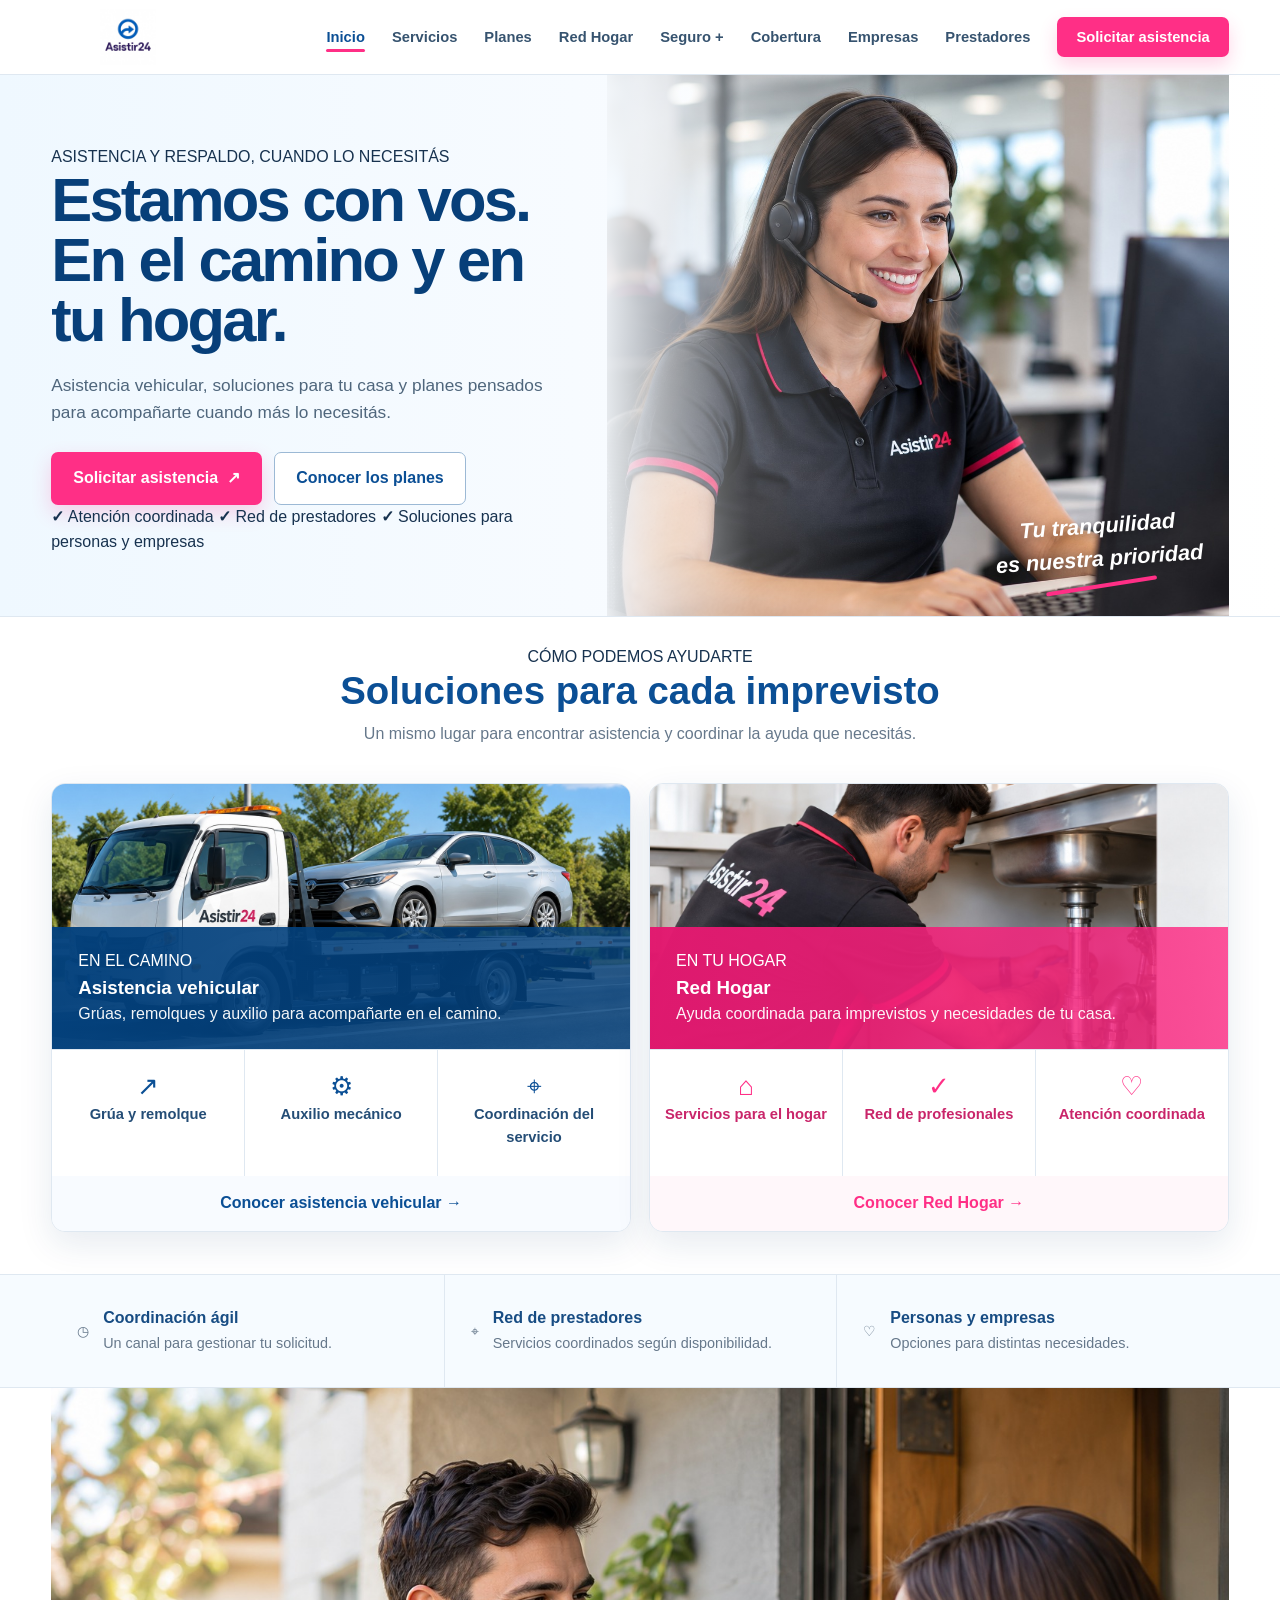
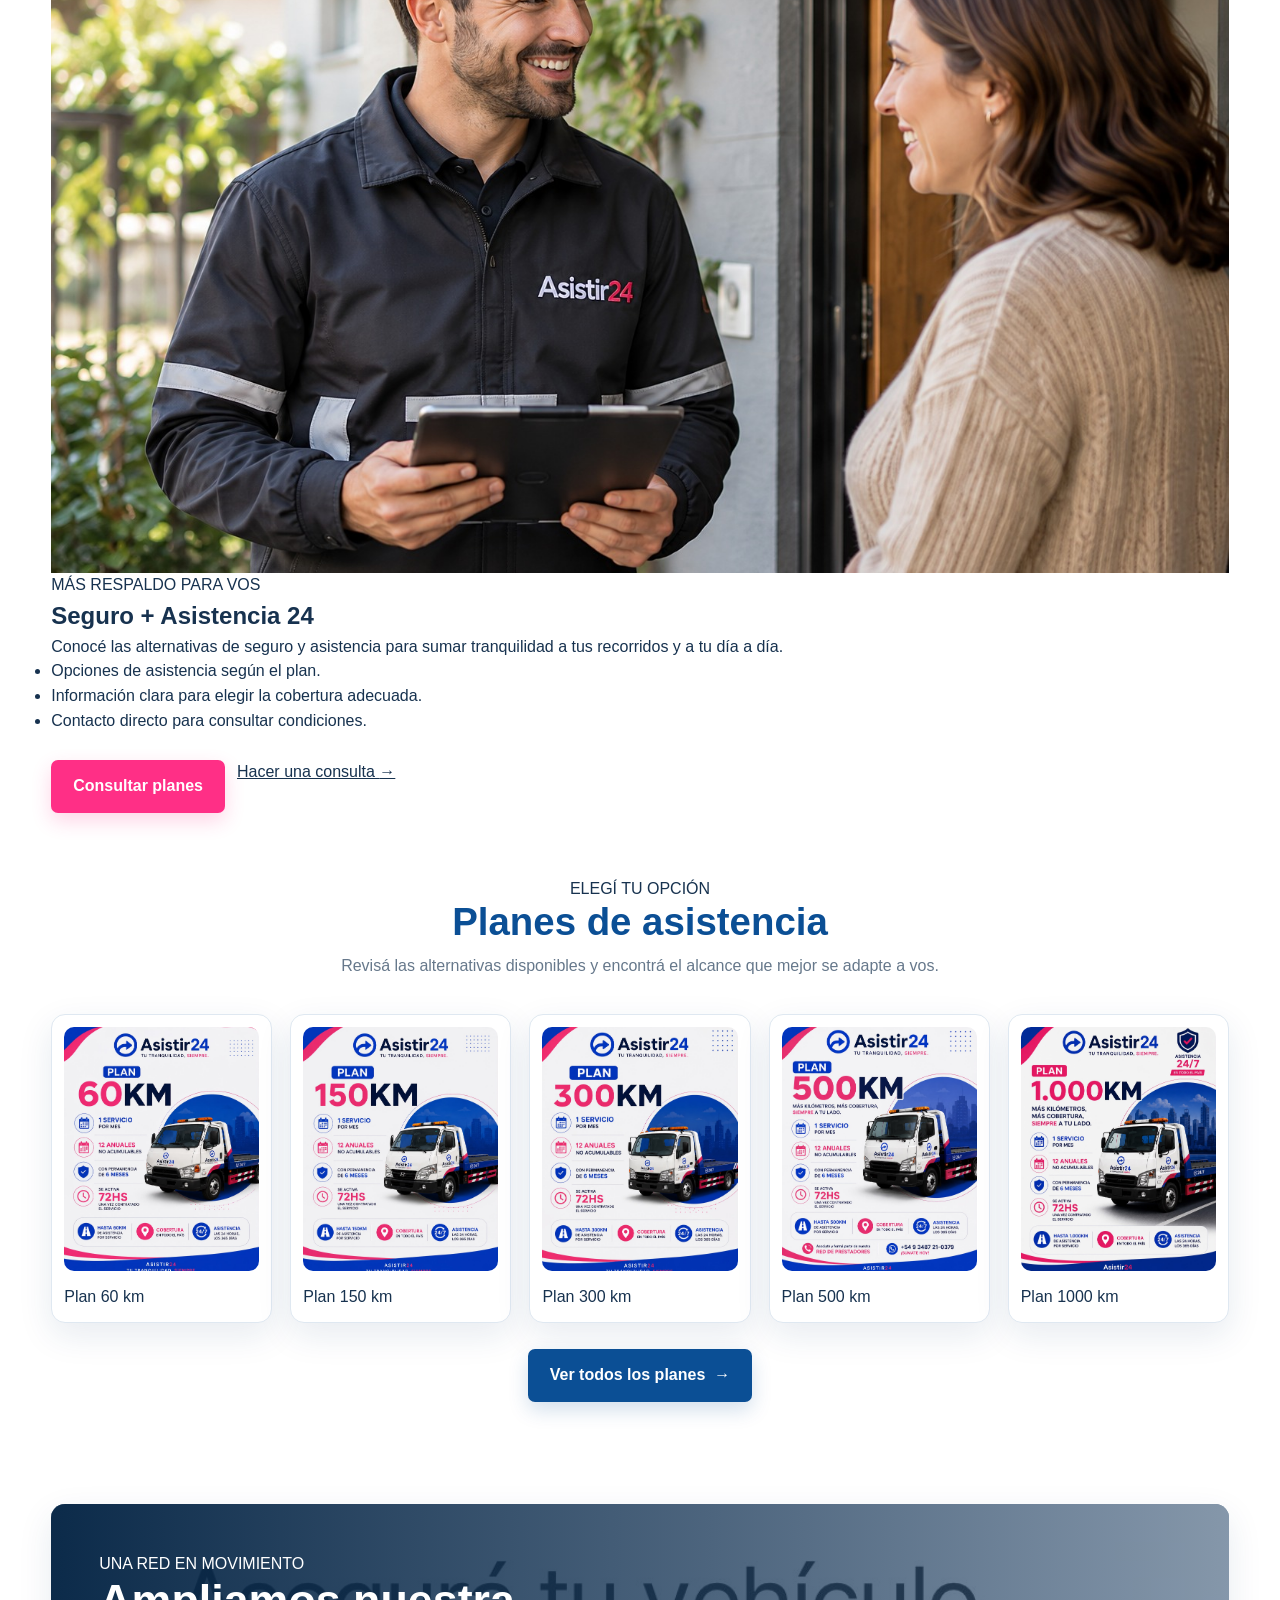
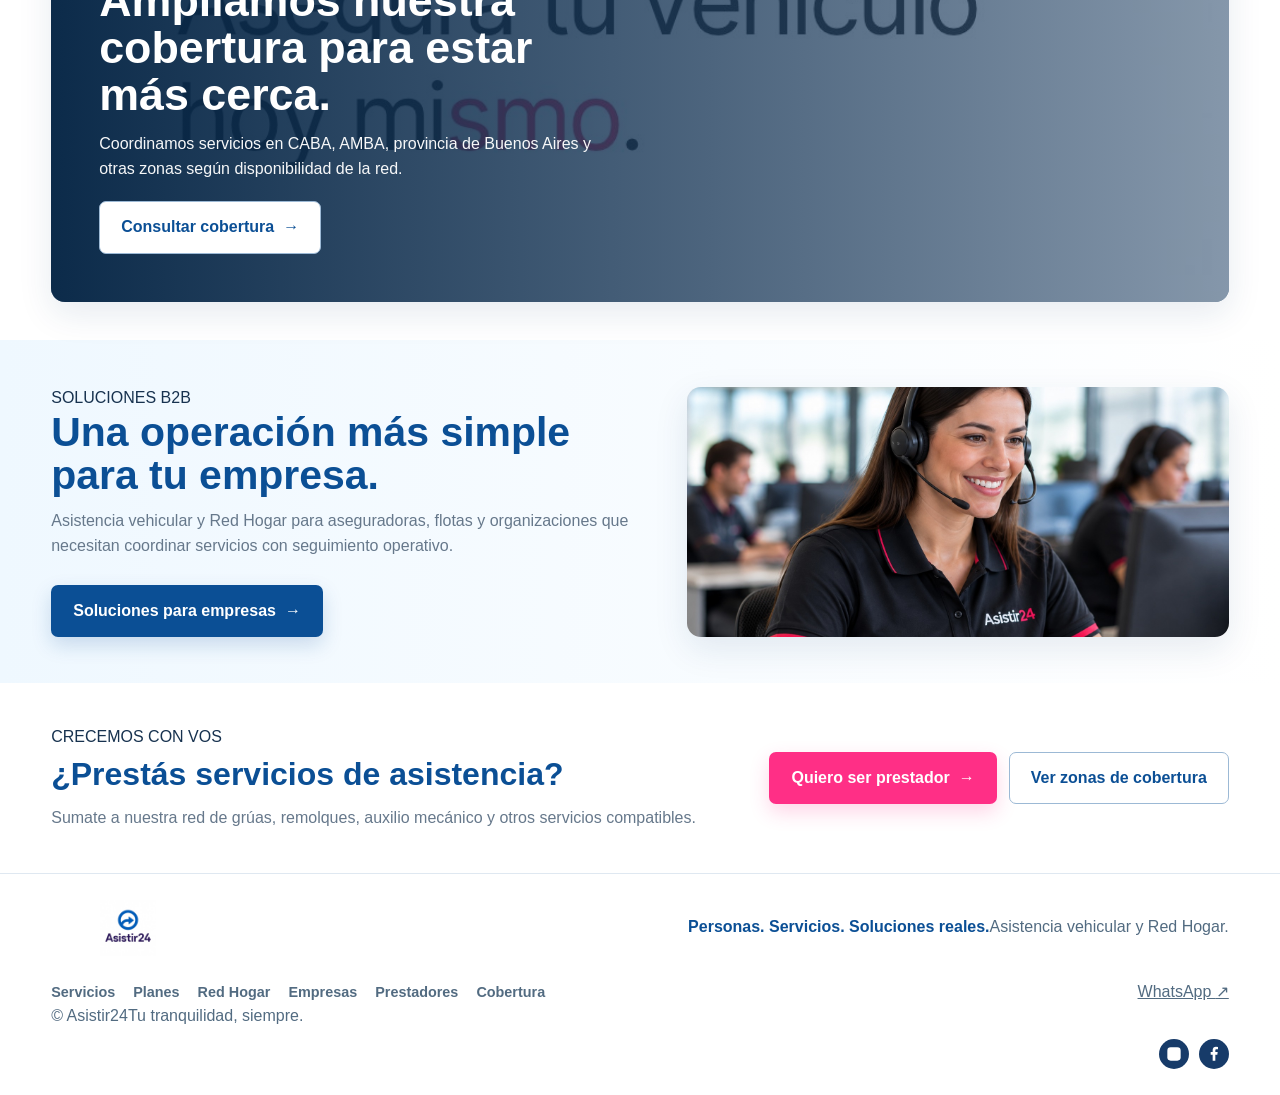
<file: index.html>
<!DOCTYPE html>
<html lang="es">
<head>
  <meta charset="UTF-8">
  <meta name="viewport" content="width=device-width, initial-scale=1.0">
  <title>Asistir24 | Asistencia vehicular, hogar y empresas</title>
  <meta name="description" content="Asistir24 coordina asistencia vehicular, Red Hogar, planes de asistencia y soluciones para empresas en Argentina.">
  <meta name="theme-color" content="#0b4f95">
  <link rel="canonical" href="https://asistir24.com.ar/">
  <link rel="stylesheet" href="style.css">
  <link rel="icon" href="img/logo.jpg" type="image/jpeg">
</head>
<body>
<header>
  <div class="contenedor navbar">
    <a class="marca" href="index.html" aria-label="Asistir24, inicio"><img src="img/logo.jpg" alt="Asistir24"></a>
    <nav aria-label="Navegación principal"><ul><li><a class="activo" href="index.html">Inicio</a></li><li><a href="servicios.html">Servicios</a></li><li><a href="planes.html">Planes</a></li><li><a href="red-hogar.html">Red Hogar</a></li><li><a href="seguro-mas-asistencia.html">Seguro +</a></li><li><a href="cobertura.html">Cobertura</a></li><li><a href="empresas.html">Empresas</a></li><li><a href="prestadores.html">Prestadores</a></li><li><a class="nav-cta" href="https://wa.me/541126433243" target="_blank" rel="noopener noreferrer">Solicitar asistencia</a></li></ul></nav>
  </div>
</header>

<main>
  <section class="hero-home">
    <div class="contenedor hero-home-grid">
      <div class="hero-copy">
        <span class="hero-eyebrow">ASISTENCIA Y RESPALDO, CUANDO LO NECESITÁS</span>
        <h1>Estamos con vos.<br>En el camino y en tu hogar.</h1>
        <p>Asistencia vehicular, soluciones para tu casa y planes pensados para acompañarte cuando más lo necesitás.</p>
        <div class="acciones">
          <a class="btn btn-rosa" href="https://wa.me/541126433243" target="_blank" rel="noopener noreferrer">Solicitar asistencia <span aria-hidden="true">↗</span></a>
          <a class="btn btn-claro" href="planes.html">Conocer los planes</a>
        </div>
        <div class="hero-trust" aria-label="Características del servicio">
          <span><b aria-hidden="true">✓</b> Atención coordinada</span>
          <span><b aria-hidden="true">✓</b> Red de prestadores</span>
          <span><b aria-hidden="true">✓</b> Soluciones para personas y empresas</span>
        </div>
      </div>
      <div class="hero-art">
        <img src="img/asistir24web/asistencia.png.jpeg" alt="Asistencia y respaldo de Asistir24">
        <div class="hero-note">Tu tranquilidad<br>es nuestra prioridad</div>
      </div>
    </div>
  </section>

  <section class="servicios-dobles" aria-labelledby="servicios-title">
    <div class="contenedor">
      <div class="titulo-seccion section-heading-left">
        <span class="section-kicker">CÓMO PODEMOS AYUDARTE</span>
        <h2 id="servicios-title">Soluciones para cada imprevisto</h2>
        <p>Un mismo lugar para encontrar asistencia y coordinar la ayuda que necesitás.</p>
      </div>
      <div class="servicios-dobles-grid">
        <article class="service-panel vehicle">
          <div class="service-panel-media">
            <img src="img/asistir24web/grua.png.jpeg" alt="Asistencia vehicular y remolque">
            <div class="service-panel-title">
              <span class="panel-kicker">EN EL CAMINO</span>
              <h3>Asistencia vehicular</h3>
              <p>Grúas, remolques y auxilio para acompañarte en el camino.</p>
            </div>
          </div>
          <div class="service-mini-grid">
            <div class="service-mini"><span class="mini-icon" aria-hidden="true">↗</span><strong>Grúa y remolque</strong></div>
            <div class="service-mini"><span class="mini-icon" aria-hidden="true">⚙</span><strong>Auxilio mecánico</strong></div>
            <div class="service-mini"><span class="mini-icon" aria-hidden="true">⌖</span><strong>Coordinación del servicio</strong></div>
          </div>
          <a class="service-panel-link" href="servicios.html">Conocer asistencia vehicular <span aria-hidden="true">→</span></a>
        </article>
        <article class="service-panel red-hogar">
          <div class="service-panel-media">
            <img src="img/asistir24web/red_hogar.png.jpeg" alt="Servicios de asistencia para el hogar">
            <div class="service-panel-title">
              <span class="panel-kicker">EN TU HOGAR</span>
              <h3>Red Hogar</h3>
              <p>Ayuda coordinada para imprevistos y necesidades de tu casa.</p>
            </div>
          </div>
          <div class="service-mini-grid">
            <div class="service-mini"><span class="mini-icon" aria-hidden="true">⌂</span><strong>Servicios para el hogar</strong></div>
            <div class="service-mini"><span class="mini-icon" aria-hidden="true">✓</span><strong>Red de profesionales</strong></div>
            <div class="service-mini"><span class="mini-icon" aria-hidden="true">♡</span><strong>Atención coordinada</strong></div>
          </div>
          <a class="service-panel-link" href="red-hogar.html">Conocer Red Hogar <span aria-hidden="true">→</span></a>
        </article>
      </div>
    </div>
  </section>

  <section class="benefit-strip">
    <div class="contenedor benefit-grid">
      <div class="benefit"><span class="benefit-icon" aria-hidden="true">◷</span><div><strong>Coordinación ágil</strong><span>Un canal para gestionar tu solicitud.</span></div></div>
      <div class="benefit"><span class="benefit-icon" aria-hidden="true">⌖</span><div><strong>Red de prestadores</strong><span>Servicios coordinados según disponibilidad.</span></div></div>
      <div class="benefit"><span class="benefit-icon" aria-hidden="true">♡</span><div><strong>Personas y empresas</strong><span>Opciones para distintas necesidades.</span></div></div>
    </div>
  </section>

  <section class="insurance-band">
    <div class="contenedor insurance-grid">
      <div class="insurance-image"><img src="img/asistir24web/segurida.png.jpeg" alt="Seguro más asistencia Asistir24"></div>
      <div class="insurance-copy">
        <span class="section-kicker">MÁS RESPALDO PARA VOS</span>
        <h2>Seguro + Asistencia 24</h2>
        <p>Conocé las alternativas de seguro y asistencia para sumar tranquilidad a tus recorridos y a tu día a día.</p>
        <ul class="insurance-points">
          <li>Opciones de asistencia según el plan.</li>
          <li>Información clara para elegir la cobertura adecuada.</li>
          <li>Contacto directo para consultar condiciones.</li>
        </ul>
        <div class="acciones">
          <a class="btn btn-rosa" href="planes.html">Consultar planes</a>
          <a class="text-link" href="https://wa.me/541126433243" target="_blank" rel="noopener noreferrer">Hacer una consulta <span aria-hidden="true">→</span></a>
        </div>
      </div>
    </div>
  </section>

  <section class="planes-home">
    <div class="contenedor">
      <div class="titulo-seccion">
        <span class="section-kicker">ELEGÍ TU OPCIÓN</span>
        <h2>Planes de asistencia</h2>
        <p>Revisá las alternativas disponibles y encontrá el alcance que mejor se adapte a vos.</p>
      </div>
      <div class="planes-grid">
        <a class="plan-card" href="planes.html#plan60"><img src="img/planes/plan-60km.jpg" alt="Plan de asistencia de 60 kilómetros"><span>Plan 60 km</span></a>
        <a class="plan-card" href="planes.html#plan150"><img src="img/planes/plan-150km.jpg" alt="Plan de asistencia de 150 kilómetros"><span>Plan 150 km</span></a>
        <a class="plan-card" href="planes.html#plan300"><img src="img/planes/plan-300km.jpg" alt="Plan de asistencia de 300 kilómetros"><span>Plan 300 km</span></a>
        <a class="plan-card" href="planes.html#plan500"><img src="img/planes/plan-500km.jpg" alt="Plan de asistencia de 500 kilómetros"><span>Plan 500 km</span></a>
        <a class="plan-card" href="planes.html#plan1000"><img src="img/planes/plan-1000km.jpg" alt="Plan de asistencia de 1000 kilómetros"><span>Plan 1000 km</span></a>
      </div>
      <div class="acciones center"><a class="btn btn-azul" href="planes.html">Ver todos los planes <span aria-hidden="true">→</span></a></div>
    </div>
  </section>

  <section class="coverage-banner">
    <div class="contenedor">
      <div class="coverage-card">
        <img src="img/tu-tranquilidad.jpg" alt="" aria-hidden="true">
        <div class="coverage-copy">
          <span class="section-kicker section-kicker-light">UNA RED EN MOVIMIENTO</span>
          <h2>Ampliamos nuestra cobertura para estar más cerca.</h2>
          <p>Coordinamos servicios en CABA, AMBA, provincia de Buenos Aires y otras zonas según disponibilidad de la red.</p>
          <a class="btn btn-claro" href="cobertura.html">Consultar cobertura <span aria-hidden="true">→</span></a>
        </div>
      </div>
    </div>
  </section>

  <section class="business-band">
    <div class="contenedor business-grid">
      <div class="business-copy">
        <span class="section-kicker">SOLUCIONES B2B</span>
        <h2>Una operación más simple para tu empresa.</h2>
        <p>Asistencia vehicular y Red Hogar para aseguradoras, flotas y organizaciones que necesitan coordinar servicios con seguimiento operativo.</p>
        <div class="acciones"><a class="btn btn-azul" href="empresas.html">Soluciones para empresas <span aria-hidden="true">→</span></a></div>
      </div>
      <div class="business-visual"><img src="img/asistir24web/empresa.png.jpeg" alt="Soluciones de asistencia de Asistir24 para empresas y flotas"></div>
    </div>
  </section>

  <section class="provider-band">
    <div class="contenedor provider-grid">
      <div class="provider-copy">
        <span class="section-kicker">CRECEMOS CON VOS</span>
        <h2>¿Prestás servicios de asistencia?</h2>
        <p>Sumate a nuestra red de grúas, remolques, auxilio mecánico y otros servicios compatibles.</p>
      </div>
      <div class="provider-actions">
        <a class="btn btn-rosa" href="prestadores.html">Quiero ser prestador <span aria-hidden="true">→</span></a>
        <a class="btn btn-claro" href="cobertura.html">Ver zonas de cobertura</a>
      </div>
    </div>
  </section>
</main>

<footer>
  <div class="contenedor footer-grid">
    <a class="marca" href="index.html" aria-label="Asistir24, inicio"><img src="img/logo.jpg" alt="Asistir24"></a>
    <div class="footer-tagline"><strong>Personas. Servicios. Soluciones reales.</strong><span>Asistencia vehicular y Red Hogar.</span></div>
    <div class="footer-links">
      <a href="servicios.html">Servicios</a>
      <a href="planes.html">Planes</a>
      <a href="red-hogar.html">Red Hogar</a>
      <a href="empresas.html">Empresas</a>
      <a href="prestadores.html">Prestadores</a>
      <a href="cobertura.html">Cobertura</a>
    </div>
    <a class="footer-whatsapp" href="https://wa.me/541126433243" target="_blank" rel="noopener noreferrer">WhatsApp <span aria-hidden="true">↗</span></a>
  </div>
  <div class="contenedor footer-bottom"><span>© Asistir24</span><span>Tu tranquilidad, siempre.</span></div>

  <div class="contenedor redes-sociales">
    <a href="https://www.instagram.com/asistir24.arg/"
       target="_blank" rel="noopener noreferrer"
       aria-label="Instagram Asistir24" title="Instagram">
      <svg viewBox="0 0 24 24" aria-hidden="true">
        <rect x="2" y="2" width="20" height="20" rx="5"/>
        <circle cx="12" cy="12" r="4"/>
        <circle cx="18" cy="6" r="1" class="punto"/>
      </svg>
    </a>
    <a href="https://www.facebook.com/share/19C59RiJj8/"
       target="_blank" rel="noopener noreferrer"
       aria-label="Facebook Asistir24" title="Facebook">
      <svg viewBox="0 0 24 24" aria-hidden="true">
        <path d="M14 22v-9h3l.5-4H14V7c0-1.2.4-2 2-2h2V1.4A25 25 0 0 0 15 1c-3 0-5 1.8-5 5v3H7v4h3v9z"/>
      </svg>
    </a>
  </div>

</footer>
</body>
</html>
</file>
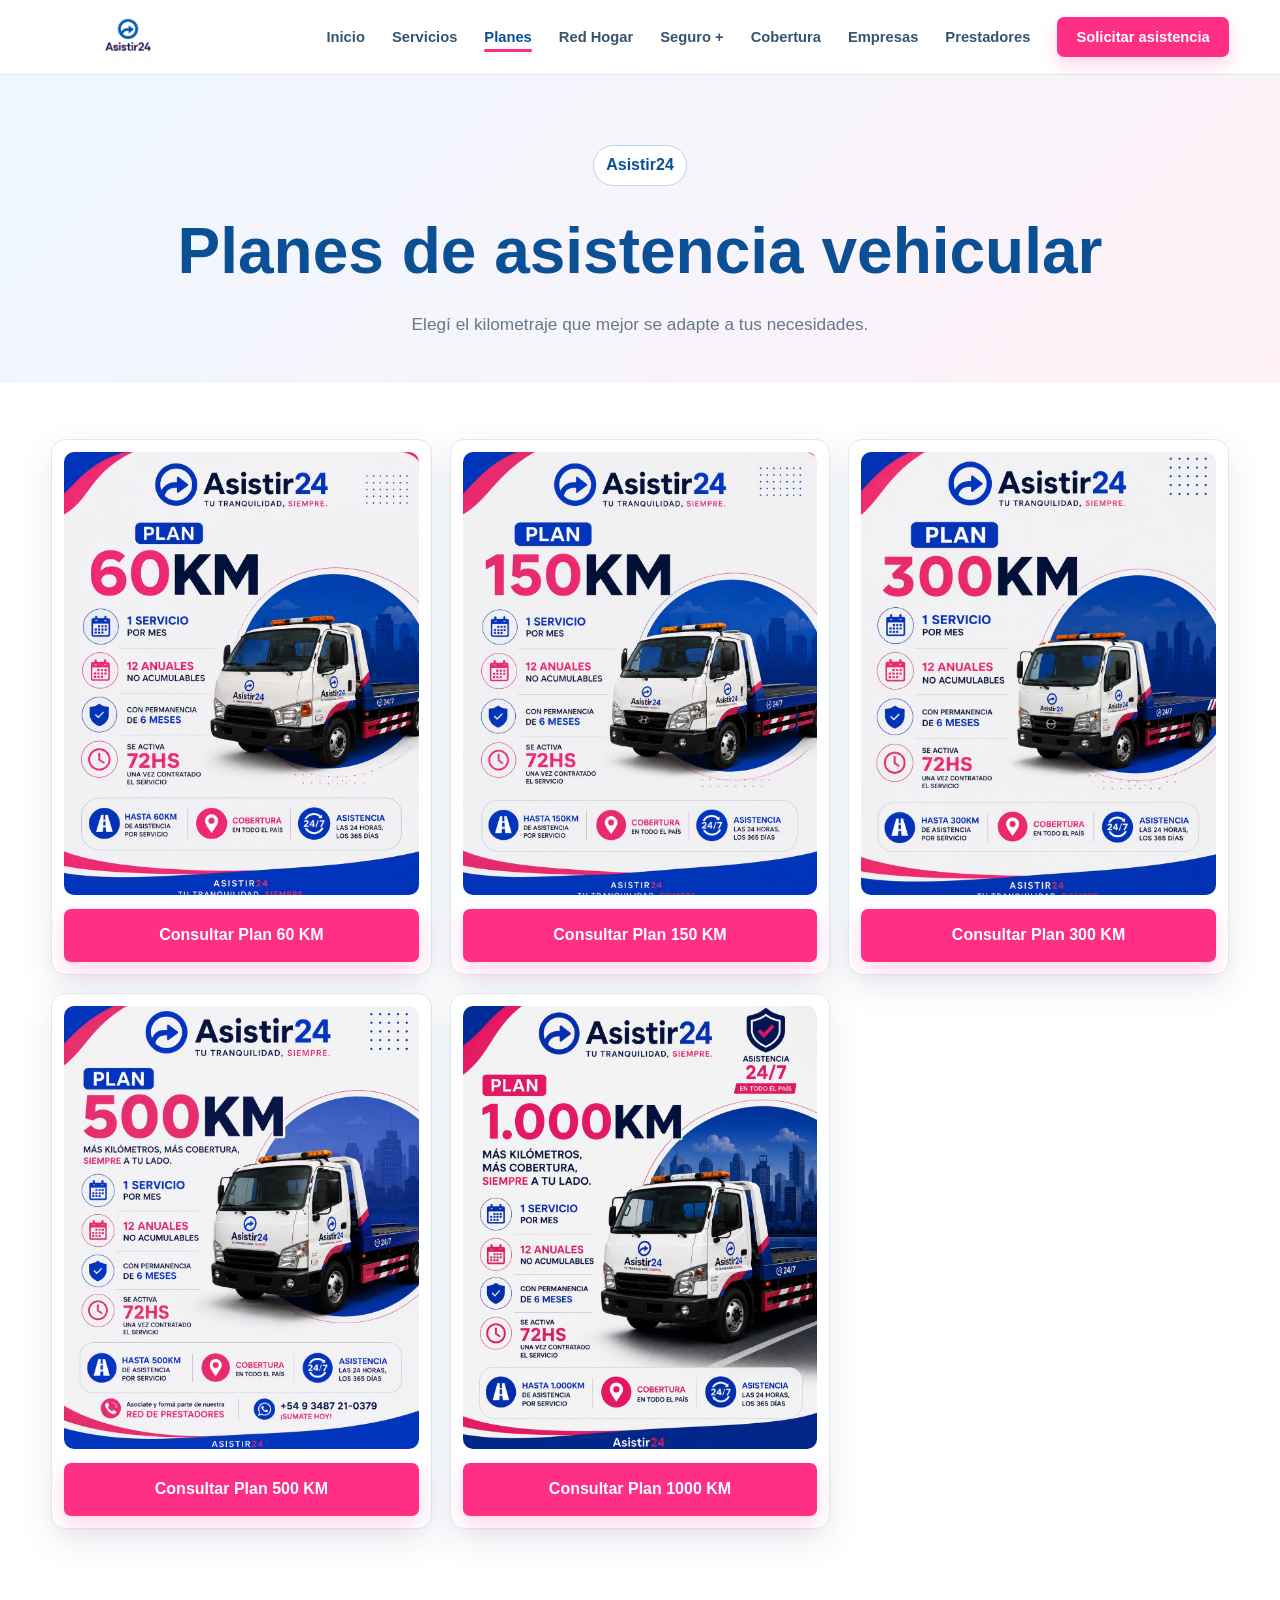
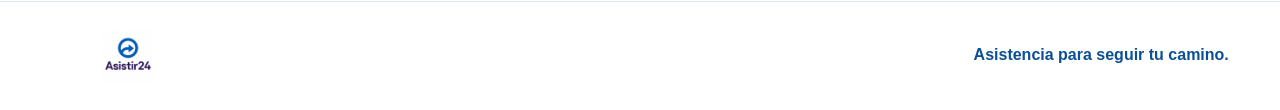
<file: planes.html>
<!DOCTYPE html>
<html lang="es"><head><meta charset="UTF-8"><meta name="viewport" content="width=device-width,initial-scale=1.0"><title>Planes de Asistencia | Asistir24</title><meta name="description" content="Planes de asistencia Asistir24 de 60, 150, 300, 500 y 1000 km."><link rel="stylesheet" href="style.css"><link rel="icon" href="img/logo.jpg"></head>
<body>
<header><div class="contenedor navbar"><a class="marca" href="index.html"><img src="img/logo.jpg" alt="Asistir24"></a><nav aria-label="Navegación principal"><ul><li><a href="index.html">Inicio</a></li><li><a href="servicios.html">Servicios</a></li><li><a class="activo" href="planes.html">Planes</a></li><li><a href="red-hogar.html">Red Hogar</a></li><li><a href="seguro-mas-asistencia.html">Seguro +</a></li><li><a href="cobertura.html">Cobertura</a></li><li><a href="empresas.html">Empresas</a></li><li><a href="prestadores.html">Prestadores</a></li><li><a class="nav-cta" href="https://wa.me/541126433243" target="_blank" rel="noopener noreferrer">Solicitar asistencia</a></li></ul></nav></div></header>
<main>
<section class="planes-hero"><div class="contenedor"><span class="eyebrow">Asistir24</span><h1>Planes de asistencia vehicular</h1><p>Elegí el kilometraje que mejor se adapte a tus necesidades.</p></div></section>
<section class="planes-page"><div class="contenedor planes-grid planes-grid-page">
<article id="plan60" class="plan-card"><img src="img/planes/plan-60km.jpg" alt="Plan 60 KM"><a class="btn btn-rosa" href="https://wa.me/541126433243?text=Quiero%20consultar%20por%20el%20Plan%2060%20KM" target="_blank">Consultar Plan 60 KM</a></article>
<article id="plan150" class="plan-card"><img src="img/planes/plan-150km.jpg" alt="Plan 150 KM"><a class="btn btn-rosa" href="https://wa.me/541126433243?text=Quiero%20consultar%20por%20el%20Plan%20150%20KM" target="_blank">Consultar Plan 150 KM</a></article>
<article id="plan300" class="plan-card"><img src="img/planes/plan-300km.jpg" alt="Plan 300 KM"><a class="btn btn-rosa" href="https://wa.me/541126433243?text=Quiero%20consultar%20por%20el%20Plan%20300%20KM" target="_blank">Consultar Plan 300 KM</a></article>
<article id="plan500" class="plan-card"><img src="img/planes/plan-500km.jpg" alt="Plan 500 KM"><a class="btn btn-rosa" href="https://wa.me/541126433243?text=Quiero%20consultar%20por%20el%20Plan%20500%20KM" target="_blank">Consultar Plan 500 KM</a></article>
<article id="plan1000" class="plan-card"><img src="img/planes/plan-1000km.jpg" alt="Plan 1000 KM"><a class="btn btn-rosa" href="https://wa.me/541126433243?text=Quiero%20consultar%20por%20el%20Plan%201000%20KM" target="_blank">Consultar Plan 1000 KM</a></article>
</div></section>
</main>
<footer><div class="contenedor footer-grid"><a class="marca" href="index.html"><img src="img/logo.jpg" alt="Asistir24"></a><div><strong>Asistencia para seguir tu camino.</strong></div></div></footer>
</body></html>
</file>
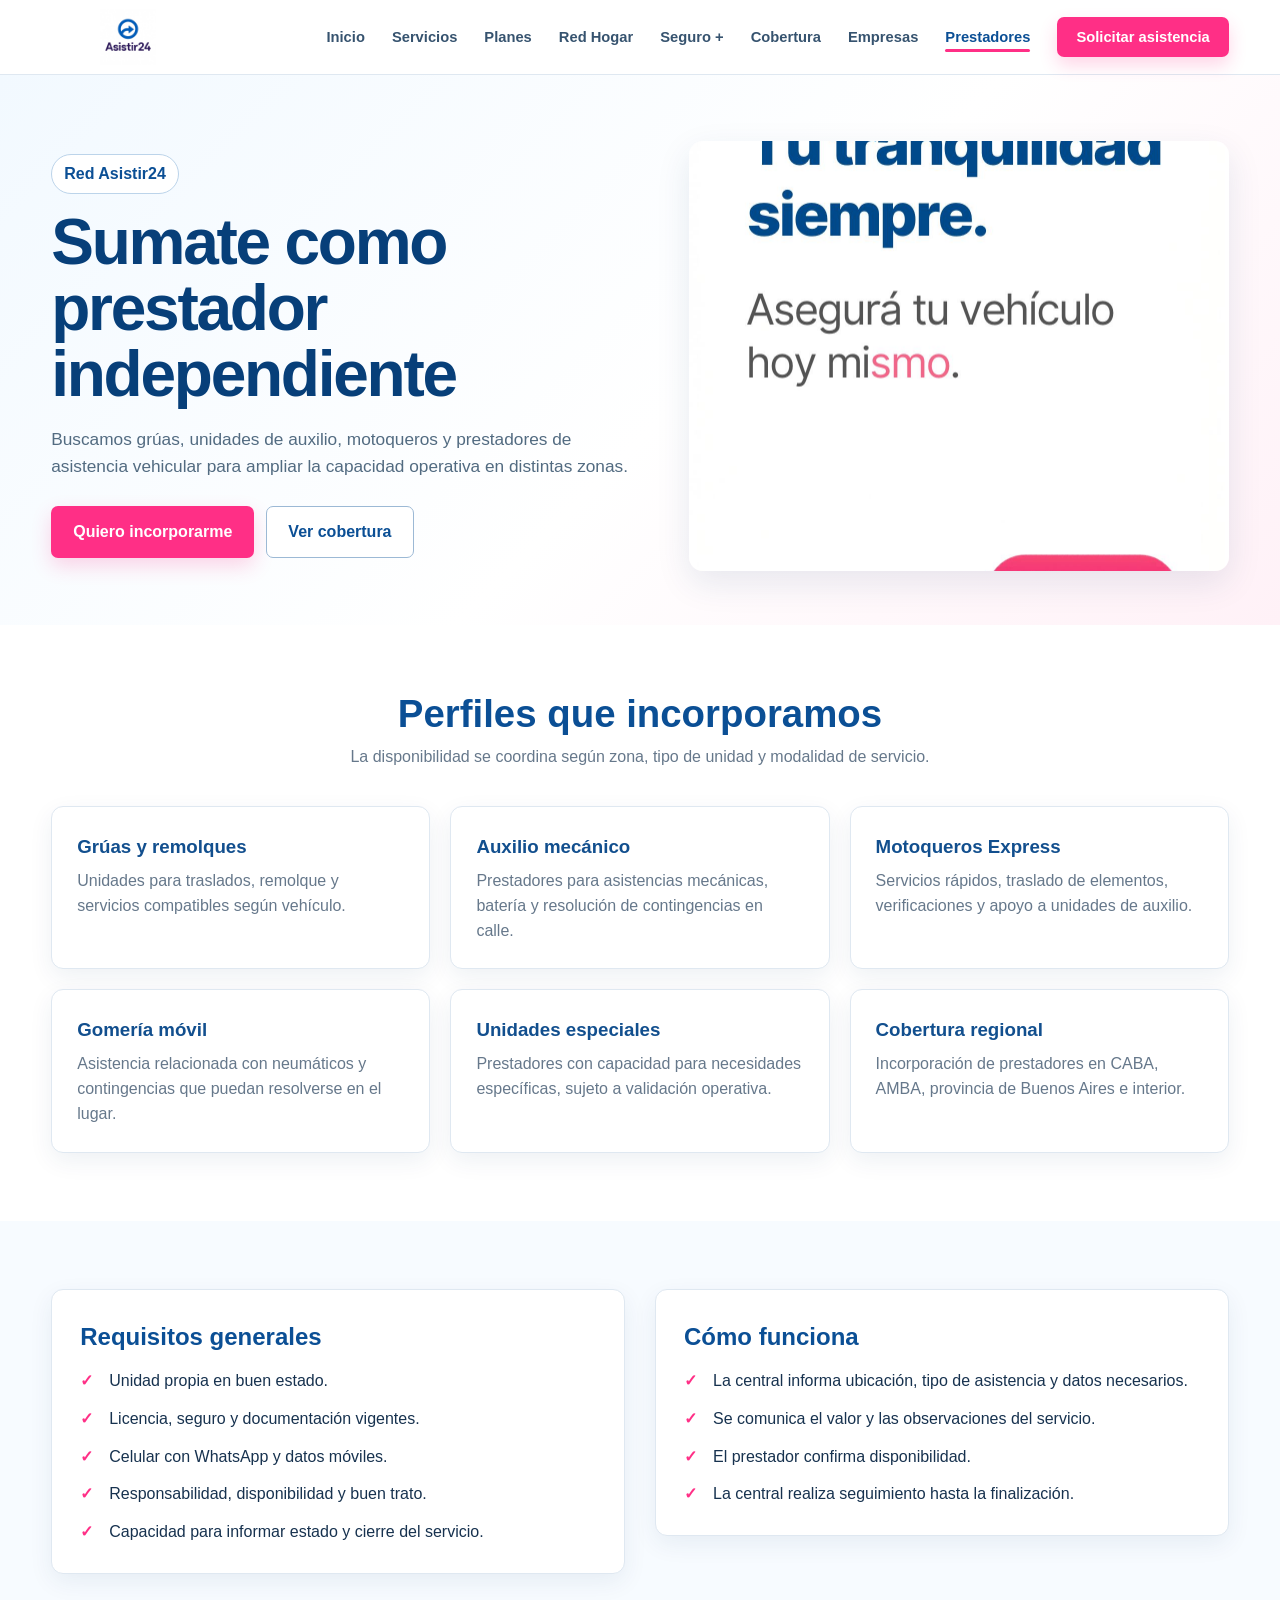
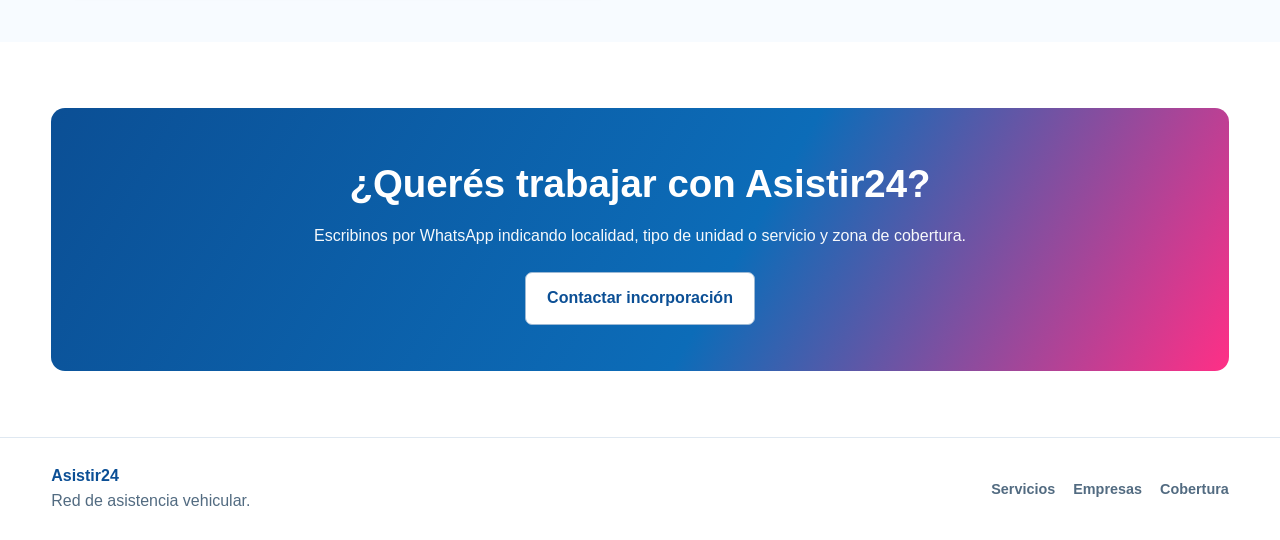
<file: prestadores.html>
<!DOCTYPE html>
<html lang="es">
<head>
<meta charset="UTF-8"><meta name="viewport" content="width=device-width,initial-scale=1.0">
<title>Prestadores | Asistir24</title>
<meta name="description" content="Sumate a la red de prestadores de Asistir24 con grúa, auxilio, moto o servicios compatibles de asistencia vehicular.">
<link rel="canonical" href="https://asistir24.com.ar/prestadores.html"><link rel="stylesheet" href="style.css"><link rel="icon" href="img/logo.jpg" type="image/jpeg">
</head>
<body>
<header><div class="contenedor navbar"><a class="marca" href="index.html" aria-label="Asistir24"><img src="img/logo.jpg" alt="Asistir24"></a><nav aria-label="Navegación principal"><ul><li><a href="index.html">Inicio</a></li><li><a href="servicios.html">Servicios</a></li><li><a href="planes.html">Planes</a></li><li><a href="red-hogar.html">Red Hogar</a></li><li><a href="seguro-mas-asistencia.html">Seguro +</a></li><li><a href="cobertura.html">Cobertura</a></li><li><a href="empresas.html">Empresas</a></li><li><a class="activo" href="prestadores.html">Prestadores</a></li><li><a class="nav-cta" href="https://wa.me/541126433243" target="_blank" rel="noopener noreferrer">Solicitar asistencia</a></li></ul></nav></div></header>
<main>
<section class="hero-pagina"><div class="contenedor hero-grid"><div><span class="eyebrow">Red Asistir24</span><h1>Sumate como prestador independiente</h1><p>Buscamos grúas, unidades de auxilio, motoqueros y prestadores de asistencia vehicular para ampliar la capacidad operativa en distintas zonas.</p><div class="acciones"><a class="btn btn-rosa" href="https://wa.me/541126433243" target="_blank" rel="noopener">Quiero incorporarme</a><a class="btn btn-claro" href="cobertura.html">Ver cobertura</a></div></div><img src="img/tu-tranquilidad.jpg" alt="Red de prestadores Asistir24"></div></section>
<section class="seccion"><div class="contenedor"><div class="titulo-seccion"><h2>Perfiles que incorporamos</h2><p>La disponibilidad se coordina según zona, tipo de unidad y modalidad de servicio.</p></div><div class="grid-cards">
<article class="card"><h3>Grúas y remolques</h3><p>Unidades para traslados, remolque y servicios compatibles según vehículo.</p></article>
<article class="card"><h3>Auxilio mecánico</h3><p>Prestadores para asistencias mecánicas, batería y resolución de contingencias en calle.</p></article>
<article class="card"><h3>Motoqueros Express</h3><p>Servicios rápidos, traslado de elementos, verificaciones y apoyo a unidades de auxilio.</p></article>
<article class="card"><h3>Gomería móvil</h3><p>Asistencia relacionada con neumáticos y contingencias que puedan resolverse en el lugar.</p></article>
<article class="card"><h3>Unidades especiales</h3><p>Prestadores con capacidad para necesidades específicas, sujeto a validación operativa.</p></article>
<article class="card"><h3>Cobertura regional</h3><p>Incorporación de prestadores en CABA, AMBA, provincia de Buenos Aires e interior.</p></article>
</div></div></section>
<section class="seccion seccion-suave"><div class="contenedor dos-columnas"><div class="panel"><h2>Requisitos generales</h2><ul class="lista-check"><li>Unidad propia en buen estado.</li><li>Licencia, seguro y documentación vigentes.</li><li>Celular con WhatsApp y datos móviles.</li><li>Responsabilidad, disponibilidad y buen trato.</li><li>Capacidad para informar estado y cierre del servicio.</li></ul></div><div class="panel"><h2>Cómo funciona</h2><ul class="lista-check"><li>La central informa ubicación, tipo de asistencia y datos necesarios.</li><li>Se comunica el valor y las observaciones del servicio.</li><li>El prestador confirma disponibilidad.</li><li>La central realiza seguimiento hasta la finalización.</li></ul></div></div></section>
<div class="cta"><h2>¿Querés trabajar con Asistir24?</h2><p>Escribinos por WhatsApp indicando localidad, tipo de unidad o servicio y zona de cobertura.</p><a class="btn btn-claro" href="https://wa.me/541126433243" target="_blank" rel="noopener">Contactar incorporación</a></div>
</main>
<footer><div class="contenedor footer-grid"><div><strong>Asistir24</strong><br>Red de asistencia vehicular.</div><div class="footer-links"><a href="servicios.html">Servicios</a><a href="empresas.html">Empresas</a><a href="cobertura.html">Cobertura</a></div></div></footer>
</body></html>
</file>
<file: style.css>
*{box-sizing:border-box;margin:0;padding:0}
:root{
  --rosa:#ff2f86;--rosa-oscuro:#e91e72;--rosa-suave:#fff1f7;
  --azul:#0b4f95;--azul-2:#1268b3;--azul-claro:#eaf5ff;
  --texto:#17324f;--muted:#66788b;--fondo:#f7fbff;--blanco:#fff;
  --borde:#dfe8f1;--sombra:0 12px 34px rgba(15,61,103,.10)
}
html{scroll-behavior:smooth}
body{font-family:Inter,'Segoe UI',Arial,sans-serif;background:var(--blanco);color:var(--texto);line-height:1.55}
a{color:inherit}
img{max-width:100%;display:block}
.contenedor{width:min(1180px,92%);margin:auto}

/* Header */
header{position:sticky;top:0;z-index:1000;background:rgba(255,255,255,.97);backdrop-filter:blur(10px);border-bottom:1px solid var(--borde)}
.navbar{min-height:74px;display:flex;align-items:center;justify-content:space-between;gap:24px}
.marca{display:flex;align-items:center;text-decoration:none;font-size:0;min-width:154px}
.marca img{width:154px;height:56px;object-fit:contain;border-radius:0}
.marca span{display:none}
nav ul{display:flex;gap:27px;list-style:none;align-items:center;flex-wrap:wrap}
nav a{position:relative;text-decoration:none;font-weight:700;font-size:.92rem;color:#36536f;padding:25px 0 22px}
nav a:hover,nav a.activo{color:var(--azul)}
nav a.activo:after,nav a:not(.nav-cta):hover:after{content:"";position:absolute;height:3px;border-radius:4px;background:var(--rosa);left:0;right:0;bottom:15px}
nav a.nav-cta{padding:12px 19px;border-radius:7px;background:var(--rosa);color:#fff;box-shadow:0 8px 18px rgba(255,47,134,.20)}
nav a.nav-cta:hover{background:var(--rosa-oscuro);color:#fff}

/* Buttons */
.btn{display:inline-flex;align-items:center;justify-content:center;gap:9px;padding:13px 21px;border-radius:7px;text-decoration:none;font-weight:800;border:1px solid transparent;cursor:pointer;transition:.2s ease}
.btn:hover{transform:translateY(-2px)}
.btn-rosa{background:var(--rosa);color:#fff;box-shadow:0 8px 20px rgba(255,47,134,.20)}
.btn-azul{background:var(--azul);color:#fff;box-shadow:0 8px 20px rgba(11,79,149,.18)}
.btn-claro{background:#fff;color:var(--azul);border-color:#9cb9d5}
.btn-outline-rosa{background:#fff;color:var(--rosa);border-color:#ff9fc5}

/* New home */
.hero-home{background:linear-gradient(90deg,#eff8ff 0%,#f7fbff 45%,#fff 100%);border-bottom:1px solid var(--borde)}
.hero-home-grid{display:grid;grid-template-columns:1fr 1.12fr;min-height:505px;align-items:stretch}
.hero-copy{padding:70px 48px 62px 0;align-self:center}
.hero-copy h1{font-size:clamp(2.5rem,4.8vw,4.4rem);line-height:.98;letter-spacing:-.045em;color:#073f79;max-width:620px;margin-bottom:22px}
.hero-copy p{font-size:1.08rem;color:#4f667c;max-width:610px}
.hero-art{position:relative;overflow:hidden;min-height:505px}
.hero-art img{width:100%;height:100%;object-fit:cover}
.hero-art:after{content:"";position:absolute;inset:0;background:linear-gradient(90deg,rgba(247,251,255,.92) 0%,rgba(247,251,255,.24) 23%,rgba(255,255,255,0) 50%)}
.hero-note{position:absolute;right:26px;bottom:28px;z-index:2;max-width:245px;text-align:center;font-weight:800;font-style:italic;font-size:1.35rem;color:#fff;text-shadow:0 2px 10px rgba(0,0,0,.35);transform:rotate(-4deg)}
.hero-note:after{content:"";display:block;width:112px;height:4px;background:var(--rosa);border-radius:20px;margin:8px auto 0;transform:rotate(-5deg)}
.acciones{display:flex;gap:12px;flex-wrap:wrap;margin-top:26px}

.servicios-dobles{padding:28px 0 42px}
.servicios-dobles-grid{display:grid;grid-template-columns:1fr 1fr;gap:18px}
.service-panel{border:1px solid var(--borde);border-radius:14px;overflow:hidden;background:#fff;box-shadow:var(--sombra)}
.service-panel-media{position:relative;height:265px;overflow:hidden}
.service-panel-media img{width:100%;height:100%;object-fit:cover}
.service-panel-title{position:absolute;left:0;right:0;bottom:0;padding:22px 26px;color:#fff;background:linear-gradient(90deg,rgba(3,65,125,.97),rgba(3,65,125,.82))}
.service-panel.red-hogar .service-panel-title{background:linear-gradient(90deg,rgba(226,24,111,.98),rgba(255,47,134,.82))}
.service-panel-title h2{font-size:1.55rem;line-height:1.1;text-transform:uppercase}
.service-panel-title p{opacity:.95}
.service-mini-grid{display:grid;grid-template-columns:repeat(3,1fr);gap:1px;background:var(--borde);border-top:1px solid var(--borde)}
.service-mini{background:#fff;padding:23px 14px;text-align:center;min-height:126px}
.service-mini .mini-icon{font-size:1.65rem;line-height:1;margin-bottom:10px}
.service-panel.vehicle .mini-icon{color:var(--azul)}
.service-panel.red-hogar .mini-icon{color:var(--rosa)}
.service-mini strong{display:block;font-size:.92rem;color:#244d76}
.service-panel.red-hogar .service-mini strong{color:#c9256a}
.service-panel-link{display:block;text-align:center;padding:15px 18px;text-decoration:none;font-weight:800;color:var(--azul);background:#f8fbff}
.service-panel.red-hogar .service-panel-link{color:var(--rosa);background:#fff7fa}

.benefit-strip{border-top:1px solid var(--borde);border-bottom:1px solid var(--borde);background:#f6fbff}
.benefit-grid{display:grid;grid-template-columns:repeat(3,1fr)}
.benefit{display:flex;gap:14px;align-items:center;padding:31px 26px}
.benefit+.benefit{border-left:1px solid var(--borde)}
.benefit-icon{font-size:2rem;color:var(--azul)}
.benefit strong{display:block;color:#174c83}.benefit span{font-size:.9rem;color:var(--muted)}

.coverage-banner{padding:38px 0}
.coverage-card{position:relative;overflow:hidden;min-height:300px;border-radius:14px;background:#092f59;box-shadow:var(--sombra)}
.coverage-card img{position:absolute;inset:0;width:100%;height:100%;object-fit:cover;opacity:.58}
.coverage-card:after{content:"";position:absolute;inset:0;background:linear-gradient(90deg,rgba(3,35,67,.94),rgba(3,35,67,.50) 56%,rgba(3,35,67,.12))}
.coverage-copy{position:relative;z-index:2;color:#fff;padding:48px;max-width:610px}
.coverage-copy h2{font-size:clamp(2rem,3.5vw,3rem);line-height:1.05;margin-bottom:14px}
.coverage-copy p{margin-bottom:20px;opacity:.96}

.business-band{padding:46px 0;background:linear-gradient(90deg,#eff8ff,#fff)}
.business-grid{display:grid;grid-template-columns:1fr .9fr;gap:34px;align-items:center}
.business-copy h2{font-size:clamp(2rem,3.2vw,2.8rem);line-height:1.05;color:var(--azul);margin-bottom:12px}
.business-copy p{color:var(--muted);max-width:630px}
.business-visual{border-radius:14px;overflow:hidden;box-shadow:var(--sombra);height:250px}
.business-visual img{width:100%;height:100%;object-fit:cover}

.provider-band{padding:42px 0;background:#fff}
.provider-grid{display:grid;grid-template-columns:1fr auto;gap:28px;align-items:center}
.provider-copy h2{font-size:2rem;color:var(--azul);margin-bottom:6px}
.provider-copy p{color:var(--muted)}
.provider-actions{display:flex;gap:12px;flex-wrap:wrap}

/* Existing internal pages */
.hero-pagina{padding:66px 0 54px;background:linear-gradient(135deg,#f2f9ff 0%,#fff 55%,#fff1f7 100%)}
.hero-grid{display:grid;grid-template-columns:1.05fr .95fr;gap:42px;align-items:center}
.eyebrow{display:inline-block;background:#fff;border:1px solid #bcd4ea;color:var(--azul);padding:7px 12px;border-radius:999px;font-weight:800;margin-bottom:16px}
.hero-pagina h1{font-size:clamp(2.2rem,5vw,4rem);line-height:1.03;color:#073f79;letter-spacing:-.035em;margin-bottom:18px}
.hero-pagina p{font-size:1.08rem;color:#526b81;max-width:720px}
.hero-pagina img{border-radius:14px;box-shadow:var(--sombra);max-height:430px;width:100%;object-fit:cover}
.seccion{padding:68px 0}.seccion-suave{background:var(--fondo)}
.titulo-seccion{text-align:center;max-width:760px;margin:0 auto 36px}
.titulo-seccion h2{font-size:clamp(1.8rem,3vw,2.55rem);line-height:1.1;color:var(--azul);margin-bottom:10px}
.titulo-seccion p{color:var(--muted)}
.grid-cards{display:grid;grid-template-columns:repeat(3,1fr);gap:20px}
.card{background:#fff;border:1px solid var(--borde);border-radius:12px;padding:25px;box-shadow:0 8px 24px rgba(15,61,103,.07)}
.card h3{margin-bottom:8px;color:#124f8e}.card p{color:var(--muted)}.icono{font-size:1.85rem;margin-bottom:12px}
.lista-check{display:grid;gap:13px;list-style:none}
.lista-check li{padding-left:29px;position:relative}
.lista-check li:before{content:'✓';position:absolute;left:0;top:0;color:var(--rosa);font-weight:900}
.dos-columnas{display:grid;grid-template-columns:1fr 1fr;gap:30px;align-items:start}
.panel{background:#fff;border:1px solid var(--borde);border-radius:12px;padding:28px;box-shadow:0 8px 24px rgba(15,61,103,.07)}
.panel h2,.panel h3{margin-bottom:14px;color:var(--azul)}.panel p{color:var(--muted)}
.cta{margin:66px auto;padding:46px;border-radius:14px;background:linear-gradient(120deg,var(--azul),#0c6cb8 58%,var(--rosa));color:#fff;text-align:center;width:min(1180px,92%)}
.cta h2{font-size:clamp(1.8rem,3vw,2.7rem);margin-bottom:10px}.cta p{max-width:720px;margin:0 auto 24px;opacity:.96}
.badges{display:flex;gap:10px;flex-wrap:wrap;margin-top:18px}.badge{background:#fff;border:1px solid var(--borde);padding:8px 12px;border-radius:999px;font-weight:700;color:#47617a}

/* Red Hogar */
.hogar-hero{background:linear-gradient(90deg,#f3f9ff,#fff)}
.hogar-services{padding:58px 0}
.hogar-grid{display:grid;grid-template-columns:repeat(3,1fr);gap:18px}
.hogar-card{border:1px solid var(--borde);border-radius:12px;background:#fff;padding:24px;box-shadow:0 8px 24px rgba(15,61,103,.06)}
.hogar-card .icono{color:var(--azul)}.hogar-card h3{color:var(--azul);margin-bottom:6px}.hogar-card p{color:var(--muted)}
.hogar-card:nth-child(2n) .icono{color:var(--rosa)}

/* Footer */
footer{background:#fff;color:#526b81;border-top:1px solid var(--borde);padding:26px 0}
.footer-grid{display:flex;justify-content:space-between;gap:24px;align-items:center;flex-wrap:wrap}
.footer-grid strong{color:var(--azul)}
.footer-links{display:flex;gap:18px;flex-wrap:wrap}
.footer-links a{text-decoration:none;color:#526b81;font-size:.9rem;font-weight:700}
.footer-links a:hover{color:var(--rosa)}

@media(max-width:980px){
  .hero-home-grid,.business-grid,.hero-grid,.dos-columnas{grid-template-columns:1fr}
  .hero-copy{padding:52px 0 34px;text-align:center}.hero-copy p{margin:auto}.acciones{justify-content:center}
  .hero-art{min-height:360px}.servicios-dobles-grid{grid-template-columns:1fr}
  .navbar{flex-direction:column;padding:10px 0;gap:4px}nav ul{justify-content:center;gap:18px}
  nav a{padding:10px 0}.benefit-grid{grid-template-columns:1fr}.benefit+.benefit{border-left:0;border-top:1px solid var(--borde)}
  .provider-grid{grid-template-columns:1fr}.provider-actions{justify-content:flex-start}
  .hero-pagina{text-align:center}.hero-pagina p{margin:auto}
}
@media(max-width:720px){
  .marca img{width:138px;height:48px}
  nav ul{gap:10px 14px;font-size:.85rem}nav a.nav-cta{padding:9px 13px}
  .hero-copy h1{font-size:2.55rem}.hero-art{min-height:290px}.hero-note{font-size:1.05rem;right:14px;bottom:18px}
  .service-panel-media{height:220px}.service-mini-grid{grid-template-columns:repeat(2,1fr)}
  .grid-cards,.hogar-grid{grid-template-columns:1fr}.seccion{padding:52px 0}
  .coverage-copy{padding:34px 24px}.business-visual{height:220px}
  .provider-actions{display:grid;grid-template-columns:1fr;width:100%}.provider-actions .btn{width:100%}
  .cta{padding:34px 22px}
}
@media(max-width:480px){
  .contenedor{width:min(94%,1180px)}
  nav ul{gap:8px 11px}nav a{font-size:.78rem}
  nav li:last-child{width:100%;text-align:center}nav a.nav-cta{display:inline-flex;margin:2px auto 7px}
  .hero-copy{padding-top:38px}.hero-copy h1{font-size:2.15rem}
  .hero-art{min-height:245px}.service-mini{min-height:115px;padding:18px 9px}
}

/* Planes */
.planes-home{padding:64px 0;background:#fff}
.planes-grid{display:grid;grid-template-columns:repeat(5,1fr);gap:18px}
.plan-card{display:flex;flex-direction:column;gap:14px;text-decoration:none;background:#fff;border:1px solid var(--borde);border-radius:14px;padding:12px;box-shadow:var(--sombra);transition:.2s ease}
.plan-card:hover{transform:translateY(-4px)}
.plan-card img{width:100%;aspect-ratio:4/5;object-fit:cover;border-radius:10px}
.center{justify-content:center}
.planes-hero{padding:70px 0 45px;text-align:center;background:linear-gradient(135deg,#eef7ff,#fff1f7)}
.planes-hero h1{font-size:clamp(2.2rem,5vw,4rem);color:var(--azul);margin-bottom:10px}
.planes-hero p{color:var(--muted);font-size:1.08rem}
.planes-page{padding:56px 0 72px}
.planes-grid-page{grid-template-columns:repeat(3,1fr)}
@media(max-width:980px){.planes-grid{grid-template-columns:repeat(2,1fr)}.planes-grid-page{grid-template-columns:repeat(2,1fr)}}
@media(max-width:620px){.planes-grid,.planes-grid-page{grid-template-columns:1fr}}


/* Redes sociales del pie de página */
.footer-grid {
  position: relative;
}
.redes-sociales {
  display: flex;
  justify-content: flex-end;
  align-items: center;
  gap: 10px;
  margin-top: 10px;
}
.redes-sociales a {
  display: inline-flex;
  align-items: center;
  justify-content: center;
  width: 30px;
  height: 30px;
  color: #fff;
  background: #173b69;
  border-radius: 50%;
  transition: background .2s ease, transform .2s ease;
}
.redes-sociales a:hover {
  background: #e83e70;
  transform: translateY(-2px);
}
.redes-sociales svg {
  width: 16px;
  height: 16px;
  fill: currentColor;
}
@media (min-width: 768px) {
  footer .footer-grid {
    grid-template-columns: auto 1fr auto;
    align-items: center;
  }
  footer .redes-sociales {
    grid-column: 3;
    justify-self: end;
  }
}
</file>
